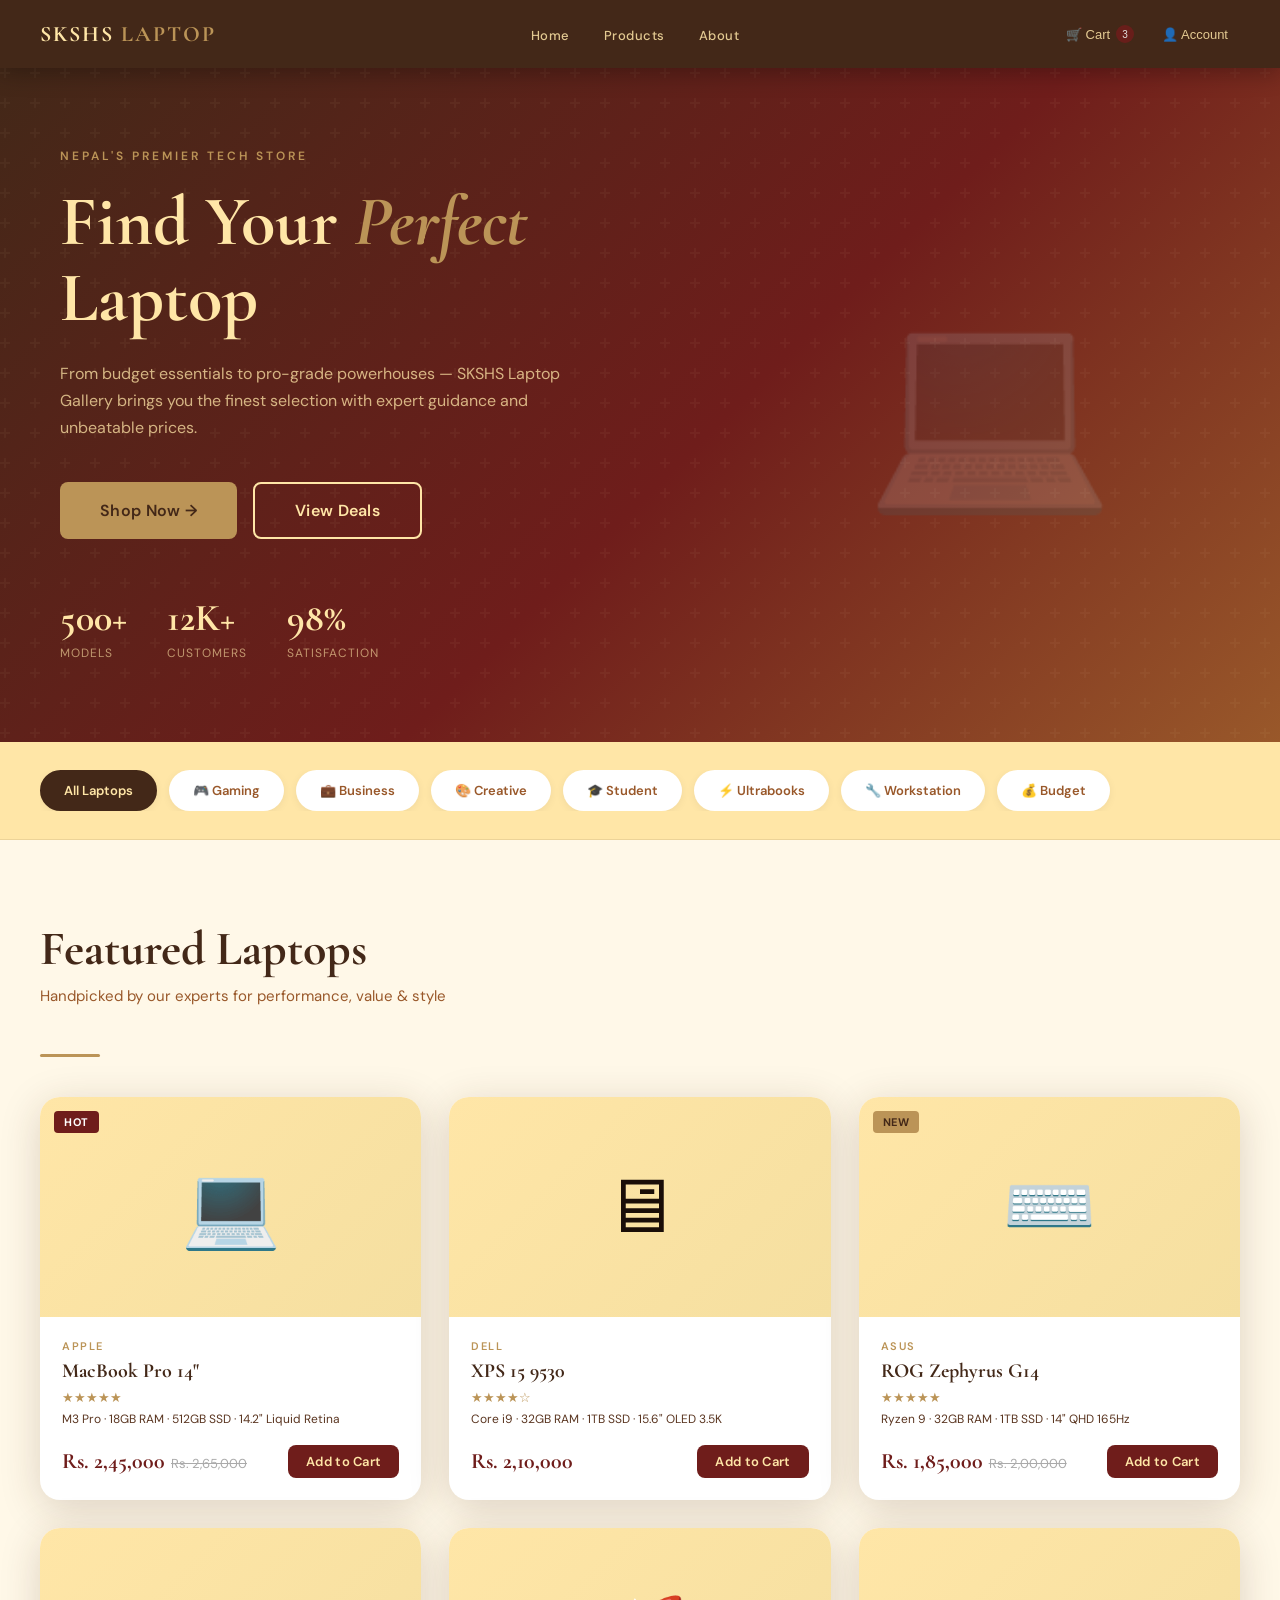
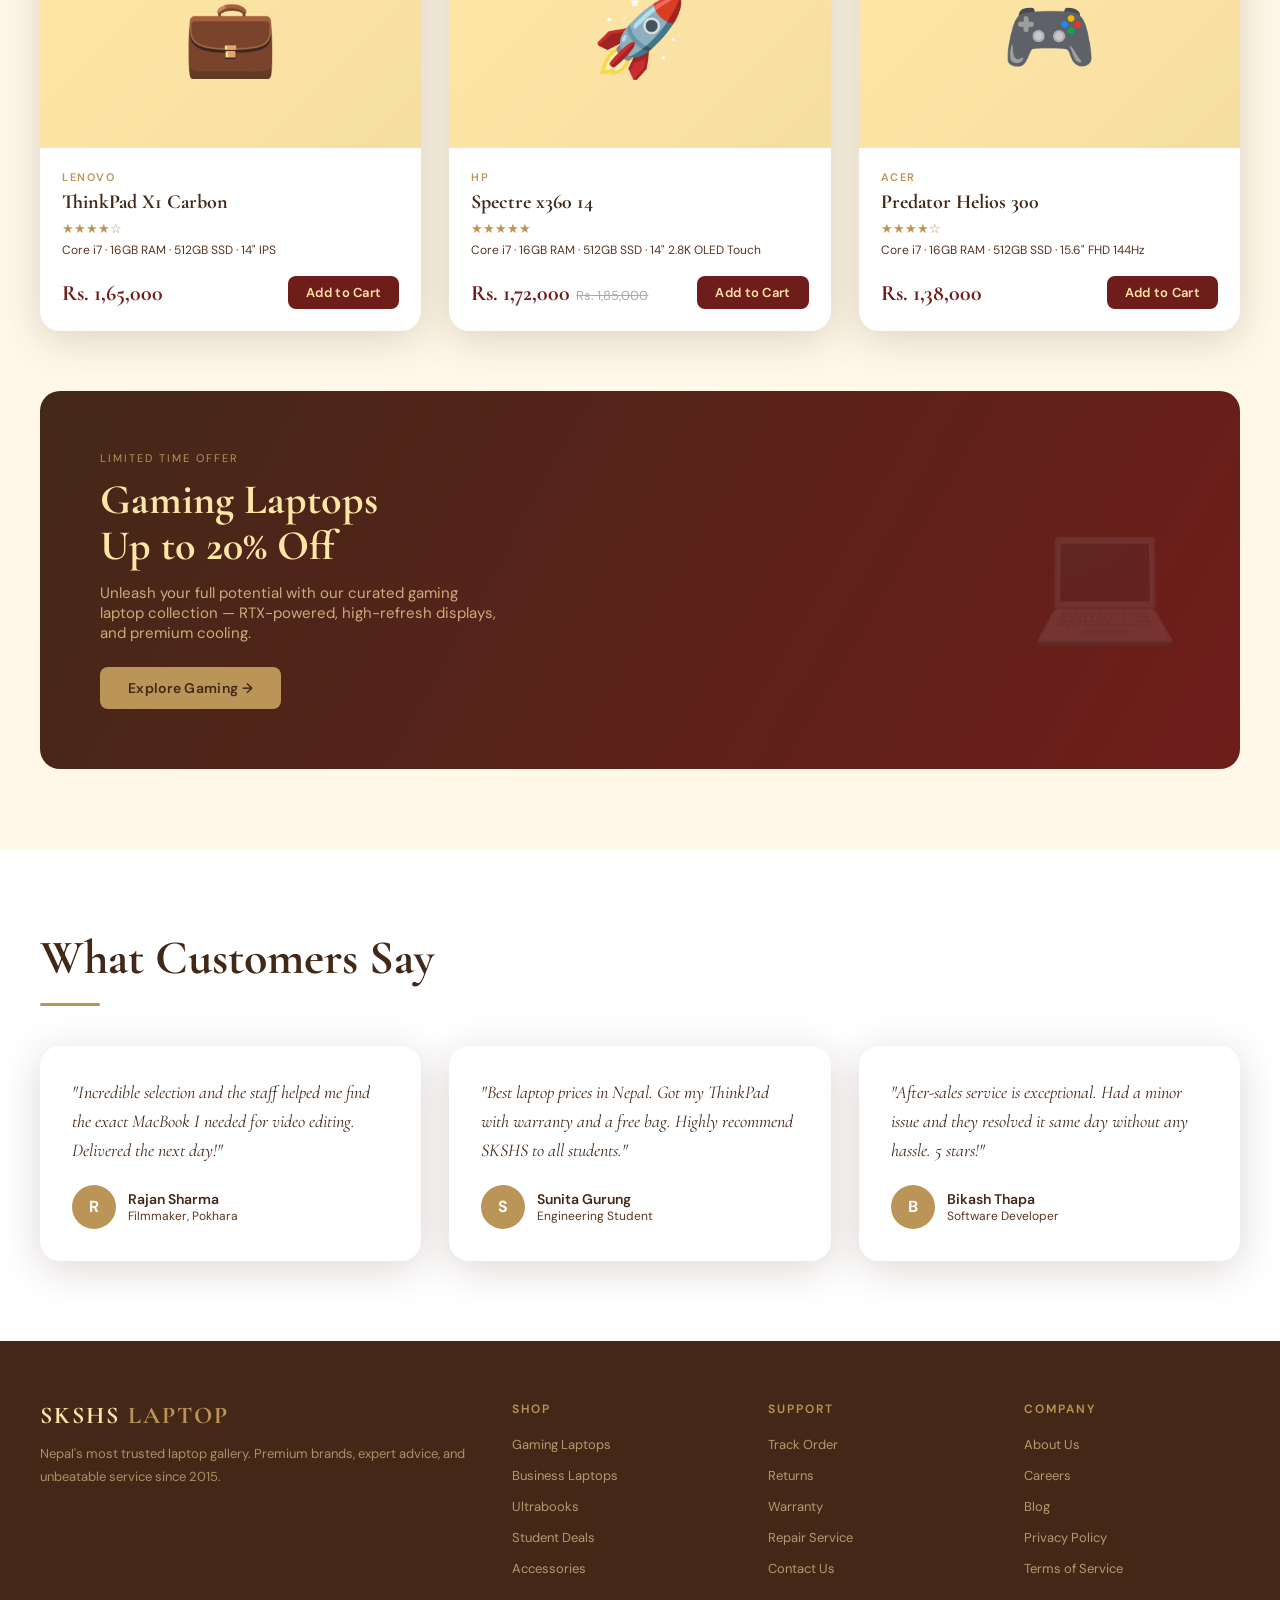
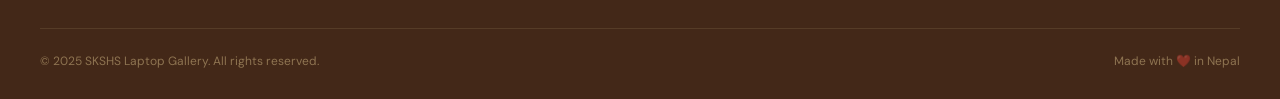
<file: src/main/webapp/WEB-INF/views/pages/test.html>
<!DOCTYPE html>
<html lang="en">
<head>
<meta charset="UTF-8" />
<meta name="viewport" content="width=device-width, initial-scale=1.0" />
<title>SKSHS Laptop Gallery</title>
<link href="https://fonts.googleapis.com/css2?family=Cormorant+Garamond:ital,wght@0,300;0,400;0,600;0,700;1,300;1,400&family=DM+Sans:wght@300;400;500;600&family=Playfair+Display:ital,wght@0,700;1,500&display=swap" rel="stylesheet" />
<style>
  :root {
    --crimson:   #6f1d1b;
    --gold:      #bb9457;
    --espresso:  #432818;
    --sienna:    #99582a;
    --cream:     #ffe6a7;
    --cream-light: #fff8e8;
    --dark-bg:   #1a0e08;
    --text-dark: #1a0e08;
    --text-mid:  #5a3520;
    --white:     #ffffff;
    --shadow:    0 8px 40px rgba(67,40,24,0.18);
    --shadow-lg: 0 20px 60px rgba(67,40,24,0.25);
    --radius:    12px;
    --radius-lg: 20px;
  }

  *, *::before, *::after { box-sizing: border-box; margin: 0; padding: 0; }

  body {
    font-family: 'DM Sans', sans-serif;
    background: var(--cream-light);
    color: var(--text-dark);
    min-height: 100vh;
    overflow-x: hidden;
  }

  /* ─── PAGE SYSTEM ─── */
  .page { display: none; min-height: 100vh; }
  .page.active { display: block; }

  /* ─── NAV ─── */
  nav {
    background: var(--espresso);
    padding: 0 40px;
    display: flex;
    align-items: center;
    justify-content: space-between;
    height: 68px;
    position: sticky;
    top: 0;
    z-index: 1000;
    box-shadow: 0 4px 24px rgba(0,0,0,0.3);
  }
  .nav-logo {
    font-family: 'Cormorant Garamond', serif;
    font-size: 22px;
    font-weight: 700;
    color: var(--cream);
    letter-spacing: 2px;
    cursor: pointer;
  }
  .nav-logo span { color: var(--gold); }
  .nav-links {
    display: flex;
    gap: 6px;
    align-items: center;
    list-style: none;
  }
  .nav-links a {
    color: var(--cream);
    text-decoration: none;
    font-size: 13px;
    font-weight: 500;
    letter-spacing: 0.5px;
    padding: 8px 14px;
    border-radius: 6px;
    transition: all 0.2s;
    opacity: 0.85;
  }
  .nav-links a:hover, .nav-links a.active { background: rgba(255,230,167,0.12); opacity: 1; color: var(--cream); }
  .nav-icons { display: flex; gap: 4px; align-items: center; }
  .nav-icon-btn {
    background: none; border: none; cursor: pointer;
    color: var(--cream); padding: 8px 12px; border-radius: 6px;
    font-size: 13px; display: flex; align-items: center; gap: 6px;
    transition: background 0.2s; opacity: 0.85;
  }
  .nav-icon-btn:hover { background: rgba(255,230,167,0.12); opacity: 1; }
  .badge {
    background: var(--crimson); color: white;
    border-radius: 50%; width: 18px; height: 18px;
    font-size: 10px; display: flex; align-items: center; justify-content: center;
  }

  /* ─── BUTTONS ─── */
  .btn {
    display: inline-flex; align-items: center; justify-content: center; gap: 8px;
    padding: 12px 28px; border-radius: 8px; font-family: 'DM Sans', sans-serif;
    font-size: 14px; font-weight: 600; cursor: pointer; transition: all 0.25s;
    text-decoration: none; border: none; letter-spacing: 0.3px;
  }
  .btn-primary { background: var(--crimson); color: var(--cream); }
  .btn-primary:hover { background: #5a1715; transform: translateY(-1px); box-shadow: var(--shadow); }
  .btn-gold { background: var(--gold); color: var(--espresso); }
  .btn-gold:hover { background: #c9a060; transform: translateY(-1px); box-shadow: var(--shadow); }
  .btn-outline { background: transparent; border: 2px solid var(--espresso); color: var(--espresso); }
  .btn-outline:hover { background: var(--espresso); color: var(--cream); }
  .btn-outline-light { background: transparent; border: 2px solid var(--cream); color: var(--cream); }
  .btn-outline-light:hover { background: var(--cream); color: var(--espresso); }
  .btn-sm { padding: 8px 18px; font-size: 13px; }
  .btn-lg { padding: 16px 40px; font-size: 16px; }

  /* ─── SECTION UTILS ─── */
  .section { padding: 80px 40px; }
  .section-sm { padding: 50px 40px; }
  .container { max-width: 1200px; margin: 0 auto; }
  .section-title {
    font-family: 'Cormorant Garamond', serif;
    font-size: clamp(30px, 4vw, 48px);
    font-weight: 700;
    color: var(--espresso);
    margin-bottom: 8px;
  }
  .section-subtitle { color: var(--sienna); font-size: 15px; margin-bottom: 48px; }
  .divider { width: 60px; height: 3px; background: var(--gold); margin: 16px 0 40px; border-radius: 2px; }

  /* ─── CARDS ─── */
  .card {
    background: white; border-radius: var(--radius-lg);
    box-shadow: var(--shadow); overflow: hidden; transition: all 0.3s;
  }
  .card:hover { transform: translateY(-4px); box-shadow: var(--shadow-lg); }

  /* ─── GRID ─── */
  .grid-3 { display: grid; grid-template-columns: repeat(3,1fr); gap: 28px; }
  .grid-4 { display: grid; grid-template-columns: repeat(4,1fr); gap: 24px; }
  .grid-2 { display: grid; grid-template-columns: repeat(2,1fr); gap: 28px; }

  /* ─── TAG ─── */
  .tag {
    display: inline-block; padding: 4px 12px; border-radius: 20px;
    font-size: 12px; font-weight: 600; letter-spacing: 0.5px;
  }
  .tag-gold { background: rgba(187,148,87,0.15); color: var(--sienna); }
  .tag-red { background: rgba(111,29,27,0.1); color: var(--crimson); }
  .tag-green { background: rgba(34,139,34,0.1); color: #228b22; }

  /* ══════════════════════════════════════
     PAGE 1 — HOMEPAGE
  ══════════════════════════════════════ */
  #hero {
    background: linear-gradient(135deg, var(--espresso) 0%, var(--crimson) 55%, var(--sienna) 100%);
    min-height: 600px;
    display: flex; align-items: center;
    position: relative; overflow: hidden;
  }
  #hero::before {
    content: '';
    position: absolute; inset: 0;
    background: url("data:image/svg+xml,%3Csvg width='60' height='60' viewBox='0 0 60 60' xmlns='http://www.w3.org/2000/svg'%3E%3Cg fill='none' fill-rule='evenodd'%3E%3Cg fill='%23ffe6a7' fill-opacity='0.04'%3E%3Cpath d='M36 34v-4h-2v4h-4v2h4v4h2v-4h4v-2h-4zm0-30V0h-2v4h-4v2h4v4h2V6h4V4h-4zM6 34v-4H4v4H0v2h4v4h2v-4h4v-2H6zM6 4V0H4v4H0v2h4v4h2V6h4V4H6z'/%3E%3C/g%3E%3C/g%3E%3C/svg%3E");
  }
  .hero-content { position: relative; z-index: 1; padding: 80px 60px; max-width: 620px; }
  .hero-eyebrow {
    font-size: 12px; letter-spacing: 3px; text-transform: uppercase;
    color: var(--gold); font-weight: 600; margin-bottom: 20px;
  }
  .hero-title {
    font-family: 'Cormorant Garamond', serif;
    font-size: clamp(42px, 5.5vw, 72px);
    font-weight: 700; color: var(--cream); line-height: 1.08;
    margin-bottom: 24px;
  }
  .hero-title em { font-style: italic; color: var(--gold); }
  .hero-desc { color: rgba(255,230,167,0.75); font-size: 16px; line-height: 1.7; margin-bottom: 40px; }
  .hero-btns { display: flex; gap: 16px; flex-wrap: wrap; }
  .hero-laptop-visual {
    position: absolute; right: 80px; top: 50%; transform: translateY(-50%);
    width: 420px; opacity: 0.15;
    font-size: 200px; line-height: 1; text-align: center;
  }
  .hero-stats { display: flex; gap: 40px; margin-top: 56px; flex-wrap: wrap; }
  .stat-num {
    font-family: 'Cormorant Garamond', serif;
    font-size: 38px; font-weight: 700; color: var(--cream);
    display: block;
  }
  .stat-label { font-size: 12px; color: rgba(255,230,167,0.6); letter-spacing: 1px; text-transform: uppercase; }

  /* Category strip */
  .cat-strip { background: var(--cream); padding: 28px 40px; border-bottom: 1px solid rgba(67,40,24,0.1); }
  .cat-strip-inner { display: flex; gap: 12px; overflow-x: auto; max-width: 1200px; margin: 0 auto; }
  .cat-chip {
    flex-shrink: 0; padding: 10px 22px; border-radius: 30px; cursor: pointer;
    font-size: 13px; font-weight: 600; transition: all 0.2s;
    border: 2px solid transparent;
    background: white; color: var(--sienna);
    box-shadow: 0 2px 8px rgba(0,0,0,0.06);
  }
  .cat-chip:hover, .cat-chip.active {
    background: var(--espresso); color: var(--cream); border-color: var(--espresso);
  }

  /* Product card (homepage) */
  .prod-img-wrap {
    background: linear-gradient(135deg, var(--cream) 0%, #f5dfa0 100%);
    height: 220px; display: flex; align-items: center; justify-content: center;
    font-size: 80px; position: relative; overflow: hidden;
  }
  .prod-badge {
    position: absolute; top: 14px; left: 14px;
    background: var(--crimson); color: white;
    font-size: 11px; font-weight: 700; padding: 4px 10px; border-radius: 4px; letter-spacing: 0.5px;
  }
  .prod-body { padding: 22px; }
  .prod-brand { font-size: 11px; letter-spacing: 1.5px; text-transform: uppercase; color: var(--gold); font-weight: 600; }
  .prod-name { font-family: 'Cormorant Garamond', serif; font-size: 20px; font-weight: 700; color: var(--espresso); margin: 6px 0; }
  .prod-spec { font-size: 12px; color: var(--text-mid); margin-bottom: 14px; line-height: 1.6; }
  .prod-foot { display: flex; align-items: center; justify-content: space-between; margin-top: 16px; }
  .prod-price { font-size: 22px; font-weight: 700; color: var(--crimson); font-family: 'Cormorant Garamond', serif; }
  .prod-price-old { font-size: 13px; color: #aaa; text-decoration: line-through; margin-left: 6px; }
  .star-row { color: var(--gold); font-size: 13px; margin-bottom: 4px; }

  /* Featured banner */
  .featured-banner {
    background: linear-gradient(120deg, var(--espresso), var(--crimson));
    border-radius: var(--radius-lg);
    padding: 60px 60px;
    display: flex; align-items: center; justify-content: space-between;
    gap: 40px; color: white; margin-top: 60px; position: relative; overflow: hidden;
  }
  .featured-banner::after {
    content: '💻';
    position: absolute; right: 60px; top: 50%; transform: translateY(-50%);
    font-size: 120px; opacity: 0.1;
  }
  .banner-tag { font-size: 11px; letter-spacing: 2px; text-transform: uppercase; color: var(--gold); margin-bottom: 12px; }
  .banner-title { font-family: 'Cormorant Garamond', serif; font-size: 42px; font-weight: 700; line-height: 1.1; color: var(--cream); }
  .banner-desc { margin-top: 14px; color: rgba(255,230,167,0.7); font-size: 15px; max-width: 400px; }

  /* Testimonials */
  .testimonial-card { background: white; border-radius: var(--radius-lg); padding: 32px; box-shadow: var(--shadow); }
  .testi-text { font-family: 'Cormorant Garamond', serif; font-size: 18px; font-style: italic; color: var(--espresso); line-height: 1.6; }
  .testi-author { margin-top: 20px; display: flex; align-items: center; gap: 12px; }
  .testi-avatar { width: 44px; height: 44px; border-radius: 50%; background: var(--gold); display: flex; align-items: center; justify-content: center; color: white; font-weight: 700; font-size: 16px; }
  .testi-name { font-weight: 600; font-size: 14px; color: var(--espresso); }
  .testi-role { font-size: 12px; color: var(--text-mid); }

  /* Footer */
  footer {
    background: var(--espresso);
    color: var(--cream);
    padding: 60px 40px 30px;
  }
  .footer-grid { display: grid; grid-template-columns: 2fr 1fr 1fr 1fr; gap: 40px; max-width: 1200px; margin: 0 auto 40px; }
  .footer-logo { font-family: 'Cormorant Garamond', serif; font-size: 24px; font-weight: 700; letter-spacing: 2px; margin-bottom: 12px; }
  .footer-logo span { color: var(--gold); }
  .footer-desc { color: rgba(255,230,167,0.55); font-size: 13px; line-height: 1.8; }
  .footer-col h5 { font-size: 12px; letter-spacing: 2px; text-transform: uppercase; color: var(--gold); margin-bottom: 16px; font-weight: 600; }
  .footer-col ul { list-style: none; }
  .footer-col ul li { margin-bottom: 10px; }
  .footer-col ul li a { color: rgba(255,230,167,0.6); text-decoration: none; font-size: 13px; transition: color 0.2s; }
  .footer-col ul li a:hover { color: var(--cream); }
  .footer-bottom { border-top: 1px solid rgba(255,230,167,0.1); padding-top: 24px; display: flex; justify-content: space-between; align-items: center; max-width: 1200px; margin: 0 auto; }
  .footer-copy { font-size: 12px; color: rgba(255,230,167,0.4); }

  /* ══════════════════════════════════════
     PAGE 2 — PRODUCT PAGE
  ══════════════════════════════════════ */
  .breadcrumb { display: flex; gap: 8px; align-items: center; font-size: 13px; color: var(--text-mid); margin-bottom: 32px; }
  .breadcrumb a { color: var(--sienna); text-decoration: none; }
  .breadcrumb span { color: #bbb; }
  .product-detail-grid { display: grid; grid-template-columns: 1fr 1fr; gap: 60px; align-items: start; }
  .product-gallery-main {
    background: linear-gradient(135deg, var(--cream) 0%, #f0d898 100%);
    border-radius: var(--radius-lg); height: 420px;
    display: flex; align-items: center; justify-content: center; font-size: 140px;
    position: relative;
  }
  .product-thumbs { display: flex; gap: 12px; margin-top: 14px; }
  .product-thumb {
    width: 72px; height: 72px; border-radius: 10px;
    background: linear-gradient(135deg, var(--cream), #e8d090);
    display: flex; align-items: center; justify-content: center; font-size: 30px;
    cursor: pointer; border: 2px solid transparent; transition: all 0.2s;
  }
  .product-thumb.active, .product-thumb:hover { border-color: var(--gold); }
  .product-info h1 { font-family: 'Cormorant Garamond', serif; font-size: 38px; font-weight: 700; color: var(--espresso); line-height: 1.2; }
  .product-rating { display: flex; align-items: center; gap: 8px; margin: 14px 0; }
  .product-price-block { display: flex; align-items: baseline; gap: 12px; margin: 20px 0; }
  .product-price-main { font-family: 'Cormorant Garamond', serif; font-size: 44px; font-weight: 700; color: var(--crimson); }
  .product-price-orig { font-size: 18px; text-decoration: line-through; color: #bbb; }
  .product-discount { background: var(--crimson); color: white; font-size: 13px; font-weight: 700; padding: 4px 10px; border-radius: 6px; }
  .spec-grid { display: grid; grid-template-columns: 1fr 1fr; gap: 10px; margin: 24px 0; }
  .spec-item { background: var(--cream-light); border-radius: 8px; padding: 12px 16px; }
  .spec-key { font-size: 11px; text-transform: uppercase; letter-spacing: 1px; color: var(--gold); font-weight: 600; }
  .spec-val { font-size: 14px; font-weight: 600; color: var(--espresso); margin-top: 2px; }
  .qty-selector { display: flex; align-items: center; gap: 0; border: 2px solid var(--espresso); border-radius: 8px; overflow: hidden; width: fit-content; }
  .qty-btn { width: 40px; height: 40px; background: var(--espresso); color: var(--cream); border: none; cursor: pointer; font-size: 18px; display: flex; align-items: center; justify-content: center; transition: background 0.2s; }
  .qty-btn:hover { background: var(--crimson); }
  .qty-num { width: 50px; text-align: center; font-weight: 700; font-size: 16px; color: var(--espresso); }
  .product-actions { display: flex; gap: 12px; margin-top: 24px; flex-wrap: wrap; }
  .tabs { display: flex; gap: 0; border-bottom: 2px solid rgba(67,40,24,0.1); margin: 60px 0 32px; }
  .tab-btn {
    padding: 14px 28px; border: none; background: none; cursor: pointer;
    font-size: 14px; font-weight: 600; color: var(--text-mid);
    border-bottom: 3px solid transparent; margin-bottom: -2px; transition: all 0.2s;
  }
  .tab-btn.active { color: var(--crimson); border-bottom-color: var(--crimson); }
  .tab-content { display: none; }
  .tab-content.active { display: block; }
  .spec-table { width: 100%; border-collapse: collapse; }
  .spec-table tr { border-bottom: 1px solid rgba(67,40,24,0.08); }
  .spec-table td { padding: 14px 16px; font-size: 14px; }
  .spec-table td:first-child { color: var(--text-mid); font-weight: 500; width: 40%; }
  .spec-table td:last-child { font-weight: 600; color: var(--espresso); }

  /* ══════════════════════════════════════
     PAGE 3 — CART
  ══════════════════════════════════════ */
  .cart-layout { display: grid; grid-template-columns: 1fr 380px; gap: 40px; align-items: start; }
  .cart-item {
    background: white; border-radius: var(--radius); padding: 24px;
    display: flex; gap: 24px; align-items: center;
    margin-bottom: 16px; box-shadow: 0 2px 12px rgba(0,0,0,0.06);
  }
  .cart-item-img {
    width: 100px; height: 80px; border-radius: 10px;
    background: linear-gradient(135deg, var(--cream), #e8d090);
    display: flex; align-items: center; justify-content: center; font-size: 40px; flex-shrink: 0;
  }
  .cart-item-info { flex: 1; }
  .cart-item-name { font-family: 'Cormorant Garamond', serif; font-size: 20px; font-weight: 700; color: var(--espresso); }
  .cart-item-spec { font-size: 12px; color: var(--text-mid); margin: 4px 0 12px; }
  .cart-item-price { font-size: 20px; font-weight: 700; color: var(--crimson); font-family: 'Cormorant Garamond', serif; text-align: right; }
  .remove-btn { background: none; border: none; color: #ccc; cursor: pointer; font-size: 18px; padding: 4px; transition: color 0.2s; }
  .remove-btn:hover { color: var(--crimson); }
  .order-summary { background: white; border-radius: var(--radius-lg); padding: 32px; box-shadow: var(--shadow); }
  .summary-row { display: flex; justify-content: space-between; padding: 12px 0; font-size: 14px; border-bottom: 1px solid rgba(0,0,0,0.06); }
  .summary-row.total { font-weight: 700; font-size: 18px; color: var(--crimson); border-bottom: none; padding-top: 16px; }
  .coupon-row { display: flex; gap: 10px; margin: 20px 0; }
  .input-field {
    flex: 1; padding: 12px 16px; border: 2px solid rgba(67,40,24,0.12);
    border-radius: 8px; font-family: 'DM Sans'; font-size: 14px; outline: none;
    transition: border-color 0.2s; color: var(--espresso);
  }
  .input-field:focus { border-color: var(--gold); }

  /* ══════════════════════════════════════
     PAGE 4 — PAYMENT
  ══════════════════════════════════════ */
  .payment-layout { display: grid; grid-template-columns: 1fr 360px; gap: 40px; align-items: start; }
  .payment-card { background: white; border-radius: var(--radius-lg); padding: 36px; box-shadow: var(--shadow); margin-bottom: 24px; }
  .payment-card h3 { font-family: 'Cormorant Garamond', serif; font-size: 22px; font-weight: 700; color: var(--espresso); margin-bottom: 24px; display: flex; align-items: center; gap: 10px; }
  .step-circle {
    width: 30px; height: 30px; border-radius: 50%; background: var(--crimson);
    color: white; display: flex; align-items: center; justify-content: center;
    font-size: 13px; font-weight: 700; flex-shrink: 0;
  }
  .form-row { display: grid; grid-template-columns: 1fr 1fr; gap: 16px; }
  .form-group { margin-bottom: 18px; }
  .form-label { display: block; font-size: 12px; font-weight: 600; color: var(--text-mid); margin-bottom: 6px; letter-spacing: 0.5px; text-transform: uppercase; }
  .payment-method-grid { display: grid; grid-template-columns: repeat(3,1fr); gap: 12px; margin-bottom: 20px; }
  .pm-option {
    border: 2px solid rgba(67,40,24,0.12); border-radius: 10px; padding: 16px;
    text-align: center; cursor: pointer; transition: all 0.2s;
    font-size: 13px; font-weight: 600; color: var(--text-mid);
  }
  .pm-option.selected { border-color: var(--crimson); background: rgba(111,29,27,0.05); color: var(--crimson); }
  .pm-option:hover { border-color: var(--gold); }
  .pm-icon { font-size: 28px; display: block; margin-bottom: 6px; }
  .credit-card-visual {
    background: linear-gradient(135deg, var(--espresso), var(--crimson));
    border-radius: 16px; padding: 28px; color: var(--cream); margin-bottom: 24px;
    position: relative; overflow: hidden; min-height: 170px;
  }
  .credit-card-visual::after {
    content: ''; position: absolute; right: -30px; top: -30px;
    width: 160px; height: 160px; border-radius: 50%;
    background: rgba(255,230,167,0.08);
  }
  .card-chip { font-size: 28px; margin-bottom: 20px; }
  .card-number { font-family: 'Cormorant Garamond', serif; font-size: 22px; letter-spacing: 4px; margin-bottom: 16px; }
  .card-bottom { display: flex; justify-content: space-between; font-size: 12px; opacity: 0.7; }

  /* ══════════════════════════════════════
     PAGE 5 — USER DASHBOARD
  ══════════════════════════════════════ */
  .dashboard-layout { display: grid; grid-template-columns: 240px 1fr; gap: 0; min-height: calc(100vh - 68px); }
  .sidebar {
    background: var(--espresso);
    padding: 32px 0;
    position: sticky; top: 68px; height: calc(100vh - 68px); overflow-y: auto;
  }
  .sidebar-profile { padding: 0 24px 28px; border-bottom: 1px solid rgba(255,230,167,0.1); margin-bottom: 12px; }
  .sidebar-avatar {
    width: 52px; height: 52px; border-radius: 50%;
    background: linear-gradient(135deg, var(--gold), var(--sienna));
    display: flex; align-items: center; justify-content: center;
    color: white; font-size: 20px; font-weight: 700; margin-bottom: 10px;
  }
  .sidebar-name { font-weight: 600; color: var(--cream); font-size: 14px; }
  .sidebar-email { font-size: 11px; color: rgba(255,230,167,0.5); }
  .sidebar-nav { list-style: none; padding: 0 12px; }
  .sidebar-nav li a, .sidebar-nav li button {
    display: flex; align-items: center; gap: 12px;
    padding: 12px 16px; border-radius: 8px; color: rgba(255,230,167,0.65);
    text-decoration: none; font-size: 13px; font-weight: 500; width: 100%;
    background: none; border: none; cursor: pointer; transition: all 0.2s;
  }
  .sidebar-nav li a:hover, .sidebar-nav li button:hover,
  .sidebar-nav li a.active, .sidebar-nav li button.active {
    background: rgba(255,230,167,0.1); color: var(--cream);
  }
  .sidebar-nav li a.active { color: var(--cream); }
  .sidebar-section-label { font-size: 10px; letter-spacing: 2px; text-transform: uppercase; color: rgba(255,230,167,0.3); padding: 16px 28px 8px; font-weight: 600; }
  .dash-content { padding: 40px; background: var(--cream-light); }
  .dash-greeting { font-family: 'Cormorant Garamond', serif; font-size: 32px; font-weight: 700; color: var(--espresso); margin-bottom: 6px; }
  .dash-sub { color: var(--text-mid); font-size: 14px; margin-bottom: 36px; }
  .stat-cards { display: grid; grid-template-columns: repeat(4,1fr); gap: 20px; margin-bottom: 40px; }
  .stat-card { background: white; border-radius: var(--radius); padding: 24px; box-shadow: 0 2px 12px rgba(0,0,0,0.06); }
  .stat-card-icon { width: 44px; height: 44px; border-radius: 10px; display: flex; align-items: center; justify-content: center; font-size: 20px; margin-bottom: 14px; }
  .icon-red { background: rgba(111,29,27,0.1); }
  .icon-gold { background: rgba(187,148,87,0.15); }
  .icon-brown { background: rgba(67,40,24,0.1); }
  .icon-sienna { background: rgba(153,88,42,0.12); }
  .stat-card-num { font-family: 'Cormorant Garamond', serif; font-size: 32px; font-weight: 700; color: var(--espresso); }
  .stat-card-label { font-size: 12px; color: var(--text-mid); margin-top: 4px; }
  .order-table { width: 100%; border-collapse: collapse; }
  .order-table th { text-align: left; padding: 12px 16px; font-size: 11px; letter-spacing: 1px; text-transform: uppercase; color: var(--text-mid); font-weight: 600; border-bottom: 2px solid rgba(67,40,24,0.08); }
  .order-table td { padding: 16px; font-size: 13px; color: var(--espresso); border-bottom: 1px solid rgba(67,40,24,0.06); }
  .order-table tr:hover td { background: rgba(255,230,167,0.15); }
  .status-pill { padding: 4px 12px; border-radius: 20px; font-size: 11px; font-weight: 700; letter-spacing: 0.5px; }
  .status-delivered { background: rgba(34,139,34,0.1); color: #228b22; }
  .status-processing { background: rgba(187,148,87,0.15); color: var(--sienna); }
  .status-shipped { background: rgba(111,29,27,0.1); color: var(--crimson); }

  /* ══════════════════════════════════════
     PAGE 6 — USER PROFILE
  ══════════════════════════════════════ */
  .profile-header {
    background: linear-gradient(120deg, var(--espresso), var(--crimson));
    padding: 60px 40px 80px; color: var(--cream); position: relative; overflow: hidden;
  }
  .profile-header::after { content: ''; position: absolute; bottom: -40px; left: 0; right: 0; height: 80px; background: var(--cream-light); border-radius: 50% 50% 0 0 / 80px 80px 0 0; }
  .profile-avatar-lg {
    width: 100px; height: 100px; border-radius: 50%;
    background: linear-gradient(135deg, var(--gold), var(--sienna));
    display: flex; align-items: center; justify-content: center;
    color: white; font-size: 36px; font-weight: 700; margin: 0 auto 16px;
    border: 4px solid rgba(255,230,167,0.3);
  }
  .profile-name-lg { font-family: 'Cormorant Garamond', serif; font-size: 32px; font-weight: 700; text-align: center; }
  .profile-role { text-align: center; color: var(--gold); font-size: 13px; letter-spacing: 1px; margin-top: 6px; }
  .profile-body { padding: 60px 40px 40px; max-width: 900px; margin: 0 auto; }
  .profile-section { background: white; border-radius: var(--radius-lg); padding: 32px; box-shadow: var(--shadow); margin-bottom: 24px; }
  .profile-section h3 { font-family: 'Cormorant Garamond', serif; font-size: 22px; font-weight: 700; color: var(--espresso); margin-bottom: 24px; }
  .profile-info-grid { display: grid; grid-template-columns: 1fr 1fr; gap: 20px; }
  .profile-field { }
  .profile-field label { font-size: 11px; letter-spacing: 1px; text-transform: uppercase; color: var(--gold); font-weight: 600; display: block; margin-bottom: 6px; }
  .profile-field p { font-size: 15px; color: var(--espresso); font-weight: 500; }

  /* ══════════════════════════════════════
     PAGE 7 — ADMIN DASHBOARD
  ══════════════════════════════════════ */
  .admin-sidebar { background: #1a0e08; }
  .admin-stat-card { background: white; }
  .admin-chart-bar {
    height: 8px; border-radius: 4px; background: var(--gold); margin: 4px 0;
    transition: width 0.6s ease;
  }
  .revenue-row { display: flex; align-items: center; gap: 12px; padding: 12px 0; border-bottom: 1px solid rgba(0,0,0,0.06); }
  .revenue-month { width: 40px; font-size: 12px; color: var(--text-mid); font-weight: 600; }
  .revenue-bar-wrap { flex: 1; height: 8px; background: rgba(67,40,24,0.08); border-radius: 4px; }
  .revenue-bar { height: 100%; border-radius: 4px; background: linear-gradient(90deg, var(--crimson), var(--gold)); }
  .revenue-amount { font-size: 13px; font-weight: 700; color: var(--espresso); width: 70px; text-align: right; }
  .top-products-row { display: flex; align-items: center; gap: 14px; padding: 14px 0; border-bottom: 1px solid rgba(0,0,0,0.06); }
  .top-prod-img { width: 48px; height: 40px; border-radius: 8px; background: linear-gradient(135deg, var(--cream), #e8d090); display: flex; align-items: center; justify-content: center; font-size: 22px; }
  .top-prod-name { font-size: 14px; font-weight: 600; color: var(--espresso); }
  .top-prod-sales { font-size: 12px; color: var(--text-mid); }
  .top-prod-revenue { font-size: 15px; font-weight: 700; color: var(--crimson); margin-left: auto; }
  .admin-action-card {
    background: linear-gradient(135deg, var(--espresso), var(--crimson));
    border-radius: var(--radius); padding: 24px; color: var(--cream);
    cursor: pointer; transition: transform 0.2s; text-align: center;
  }
  .admin-action-card:hover { transform: translateY(-2px); }
  .admin-action-icon { font-size: 36px; margin-bottom: 10px; }
  .admin-action-label { font-size: 13px; font-weight: 600; }

  /* ══════════════════════════════════════
     PAGE 8 — ADMIN PROFILE
  ══════════════════════════════════════ */
  .admin-badge-row { display: flex; gap: 10px; margin-top: 12px; flex-wrap: wrap; }
  .admin-badge {
    background: rgba(255,230,167,0.12); color: var(--cream);
    padding: 4px 12px; border-radius: 20px; font-size: 11px; font-weight: 600; letter-spacing: 0.5px;
    border: 1px solid rgba(255,230,167,0.2);
  }
  .perm-item { display: flex; align-items: center; gap: 10px; padding: 12px 0; border-bottom: 1px solid rgba(67,40,24,0.08); font-size: 14px; color: var(--espresso); }
  .perm-icon { width: 32px; height: 32px; border-radius: 6px; background: rgba(34,139,34,0.1); display: flex; align-items: center; justify-content: center; font-size: 16px; }

  /* ══════════════════════════════════════
     PAGE 9 — ABOUT US
  ══════════════════════════════════════ */
  .about-hero {
    background: linear-gradient(135deg, var(--espresso) 0%, var(--sienna) 60%, var(--crimson) 100%);
    padding: 100px 40px; text-align: center; color: var(--cream); position: relative; overflow: hidden;
  }
  .about-hero::before { content: ''; position: absolute; inset: 0; background: url("data:image/svg+xml,%3Csvg width='60' height='60' viewBox='0 0 60 60' xmlns='http://www.w3.org/2000/svg'%3E%3Cg fill='none' fill-rule='evenodd'%3E%3Cg fill='%23ffe6a7' fill-opacity='0.04'%3E%3Cpath d='M36 34v-4h-2v4h-4v2h4v4h2v-4h4v-2h-4z'/%3E%3C/g%3E%3C/g%3E%3C/svg%3E"); }
  .about-hero h1 { font-family: 'Cormorant Garamond', serif; font-size: 56px; font-weight: 700; margin-bottom: 20px; position: relative; }
  .about-hero p { font-size: 17px; color: rgba(255,230,167,0.75); max-width: 600px; margin: 0 auto; line-height: 1.7; position: relative; }
  .timeline { position: relative; padding: 0; list-style: none; max-width: 700px; margin: 0 auto; }
  .timeline::before { content: ''; position: absolute; left: 24px; top: 0; bottom: 0; width: 2px; background: linear-gradient(180deg, var(--gold), var(--sienna)); }
  .timeline-item { display: flex; gap: 24px; margin-bottom: 40px; }
  .timeline-dot { width: 50px; height: 50px; border-radius: 50%; background: var(--espresso); display: flex; align-items: center; justify-content: center; color: var(--gold); font-size: 20px; flex-shrink: 0; border: 3px solid var(--gold); position: relative; z-index: 1; }
  .timeline-content { padding-top: 8px; }
  .timeline-year { font-size: 12px; font-weight: 700; color: var(--gold); letter-spacing: 1px; text-transform: uppercase; }
  .timeline-title { font-family: 'Cormorant Garamond', serif; font-size: 22px; font-weight: 700; color: var(--espresso); margin: 4px 0 8px; }
  .timeline-desc { font-size: 14px; color: var(--text-mid); line-height: 1.7; }
  .team-card { text-align: center; }
  .team-card .card-body { padding: 28px 24px; }
  .team-avatar { width: 80px; height: 80px; border-radius: 50%; margin: 0 auto 16px; background: linear-gradient(135deg, var(--gold), var(--sienna)); display: flex; align-items: center; justify-content: center; color: white; font-size: 28px; font-weight: 700; }
  .team-name { font-family: 'Cormorant Garamond', serif; font-size: 20px; font-weight: 700; color: var(--espresso); }
  .team-role { font-size: 12px; color: var(--gold); font-weight: 600; letter-spacing: 1px; text-transform: uppercase; margin: 6px 0 12px; }
  .team-bio { font-size: 13px; color: var(--text-mid); line-height: 1.6; }
  .value-card { background: white; border-radius: var(--radius-lg); padding: 36px; box-shadow: var(--shadow); }
  .value-icon { font-size: 48px; margin-bottom: 20px; }
  .value-title { font-family: 'Cormorant Garamond', serif; font-size: 24px; font-weight: 700; color: var(--espresso); margin-bottom: 12px; }
  .value-desc { font-size: 14px; color: var(--text-mid); line-height: 1.8; }

  /* ─── UTILITY ─── */
  .text-center { text-align: center; }
  .mt-40 { margin-top: 40px; }
  .mb-20 { margin-bottom: 20px; }
  .white-card { background: white; border-radius: var(--radius-lg); padding: 32px; box-shadow: var(--shadow); }
</style>
</head>
<body>

<!-- ─── NAVIGATION ─── -->
<nav>
  <div class="nav-logo" onclick="showPage('home')">SKSHS <span>LAPTOP</span></div>
  <ul class="nav-links">
    <li><a href="#" onclick="showPage('home')" id="nav-home">Home</a></li>
    <li><a href="#" onclick="showPage('products')" id="nav-products">Products</a></li>
    <li><a href="#" onclick="showPage('about')" id="nav-about">About</a></li>
  </ul>
  <div class="nav-icons">
    <button class="nav-icon-btn" onclick="showPage('cart')">🛒 Cart <span class="badge">3</span></button>
    <button class="nav-icon-btn" onclick="showPage('user-dashboard')">👤 Account</button>
  </div>
</nav>

<!-- ══════════════════════════════════════
     PAGE 1 — HOMEPAGE
══════════════════════════════════════ -->
<div id="page-home" class="page active">

  <!-- HERO -->
  <section id="hero">
    <div class="hero-laptop-visual">💻</div>
    <div class="hero-content">
      <div class="hero-eyebrow">Nepal's Premier Tech Store</div>
      <h1 class="hero-title">Find Your <em>Perfect</em> Laptop</h1>
      <p class="hero-desc">From budget essentials to pro-grade powerhouses — SKSHS Laptop Gallery brings you the finest selection with expert guidance and unbeatable prices.</p>
      <div class="hero-btns">
        <button class="btn btn-gold btn-lg" onclick="showPage('products')">Shop Now →</button>
        <button class="btn btn-outline-light btn-lg">View Deals</button>
      </div>
      <div class="hero-stats">
        <div><span class="stat-num">500+</span><span class="stat-label">Models</span></div>
        <div><span class="stat-num">12K+</span><span class="stat-label">Customers</span></div>
        <div><span class="stat-num">98%</span><span class="stat-label">Satisfaction</span></div>
      </div>
    </div>
  </section>

  <!-- CATEGORY STRIP -->
  <div class="cat-strip">
    <div class="cat-strip-inner">
      <div class="cat-chip active">All Laptops</div>
      <div class="cat-chip">🎮 Gaming</div>
      <div class="cat-chip">💼 Business</div>
      <div class="cat-chip">🎨 Creative</div>
      <div class="cat-chip">🎓 Student</div>
      <div class="cat-chip">⚡ Ultrabooks</div>
      <div class="cat-chip">🔧 Workstation</div>
      <div class="cat-chip">💰 Budget</div>
    </div>
  </div>

  <!-- FEATURED PRODUCTS -->
  <section class="section">
    <div class="container">
      <div class="section-title">Featured Laptops</div>
      <div class="section-subtitle">Handpicked by our experts for performance, value & style</div>
      <div class="divider"></div>
      <div class="grid-3">
        <!-- Card 1 -->
        <div class="card" style="cursor:pointer" onclick="showPage('product-detail')">
          <div class="prod-img-wrap">💻<span class="prod-badge">HOT</span></div>
          <div class="prod-body">
            <div class="prod-brand">Apple</div>
            <div class="prod-name">MacBook Pro 14"</div>
            <div class="star-row">★★★★★</div>
            <div class="prod-spec">M3 Pro · 18GB RAM · 512GB SSD · 14.2" Liquid Retina</div>
            <div class="prod-foot">
              <div><span class="prod-price">Rs. 2,45,000</span><span class="prod-price-old">Rs. 2,65,000</span></div>
              <button class="btn btn-primary btn-sm">Add to Cart</button>
            </div>
          </div>
        </div>
        <!-- Card 2 -->
        <div class="card" style="cursor:pointer" onclick="showPage('product-detail')">
          <div class="prod-img-wrap" style="font-size:76px">🖥</div>
          <div class="prod-body">
            <div class="prod-brand">Dell</div>
            <div class="prod-name">XPS 15 9530</div>
            <div class="star-row">★★★★☆</div>
            <div class="prod-spec">Core i9 · 32GB RAM · 1TB SSD · 15.6" OLED 3.5K</div>
            <div class="prod-foot">
              <div><span class="prod-price">Rs. 2,10,000</span></div>
              <button class="btn btn-primary btn-sm">Add to Cart</button>
            </div>
          </div>
        </div>
        <!-- Card 3 -->
        <div class="card" style="cursor:pointer" onclick="showPage('product-detail')">
          <div class="prod-img-wrap"><span style="font-size:76px">⌨️</span><span class="prod-badge" style="background:var(--gold);color:var(--espresso)">NEW</span></div>
          <div class="prod-body">
            <div class="prod-brand">ASUS</div>
            <div class="prod-name">ROG Zephyrus G14</div>
            <div class="star-row">★★★★★</div>
            <div class="prod-spec">Ryzen 9 · 32GB RAM · 1TB SSD · 14" QHD 165Hz</div>
            <div class="prod-foot">
              <div><span class="prod-price">Rs. 1,85,000</span><span class="prod-price-old">Rs. 2,00,000</span></div>
              <button class="btn btn-primary btn-sm">Add to Cart</button>
            </div>
          </div>
        </div>
        <!-- Card 4 -->
        <div class="card" style="cursor:pointer" onclick="showPage('product-detail')">
          <div class="prod-img-wrap" style="font-size:76px">💼</div>
          <div class="prod-body">
            <div class="prod-brand">Lenovo</div>
            <div class="prod-name">ThinkPad X1 Carbon</div>
            <div class="star-row">★★★★☆</div>
            <div class="prod-spec">Core i7 · 16GB RAM · 512GB SSD · 14" IPS</div>
            <div class="prod-foot">
              <div><span class="prod-price">Rs. 1,65,000</span></div>
              <button class="btn btn-primary btn-sm">Add to Cart</button>
            </div>
          </div>
        </div>
        <!-- Card 5 -->
        <div class="card" style="cursor:pointer" onclick="showPage('product-detail')">
          <div class="prod-img-wrap" style="font-size:76px">🚀</div>
          <div class="prod-body">
            <div class="prod-brand">HP</div>
            <div class="prod-name">Spectre x360 14</div>
            <div class="star-row">★★★★★</div>
            <div class="prod-spec">Core i7 · 16GB RAM · 512GB SSD · 14" 2.8K OLED Touch</div>
            <div class="prod-foot">
              <div><span class="prod-price">Rs. 1,72,000</span><span class="prod-price-old">Rs. 1,85,000</span></div>
              <button class="btn btn-primary btn-sm">Add to Cart</button>
            </div>
          </div>
        </div>
        <!-- Card 6 -->
        <div class="card" style="cursor:pointer" onclick="showPage('product-detail')">
          <div class="prod-img-wrap" style="font-size:76px">🎮</div>
          <div class="prod-body">
            <div class="prod-brand">Acer</div>
            <div class="prod-name">Predator Helios 300</div>
            <div class="star-row">★★★★☆</div>
            <div class="prod-spec">Core i7 · 16GB RAM · 512GB SSD · 15.6" FHD 144Hz</div>
            <div class="prod-foot">
              <div><span class="prod-price">Rs. 1,38,000</span></div>
              <button class="btn btn-primary btn-sm">Add to Cart</button>
            </div>
          </div>
        </div>
      </div>

      <!-- Featured Banner -->
      <div class="featured-banner">
        <div>
          <div class="banner-tag">Limited Time Offer</div>
          <div class="banner-title">Gaming Laptops<br>Up to 20% Off</div>
          <div class="banner-desc">Unleash your full potential with our curated gaming laptop collection — RTX-powered, high-refresh displays, and premium cooling.</div>
          <button class="btn btn-gold mt-40" style="margin-top:24px" onclick="showPage('products')">Explore Gaming →</button>
        </div>
      </div>
    </div>
  </section>

  <!-- TESTIMONIALS -->
  <section class="section" style="background:white">
    <div class="container">
      <div class="section-title">What Customers Say</div>
      <div class="divider"></div>
      <div class="grid-3">
        <div class="testimonial-card">
          <div class="testi-text">"Incredible selection and the staff helped me find the exact MacBook I needed for video editing. Delivered the next day!"</div>
          <div class="testi-author"><div class="testi-avatar">R</div><div><div class="testi-name">Rajan Sharma</div><div class="testi-role">Filmmaker, Pokhara</div></div></div>
        </div>
        <div class="testimonial-card">
          <div class="testi-text">"Best laptop prices in Nepal. Got my ThinkPad with warranty and a free bag. Highly recommend SKSHS to all students."</div>
          <div class="testi-author"><div class="testi-avatar">S</div><div><div class="testi-name">Sunita Gurung</div><div class="testi-role">Engineering Student</div></div></div>
        </div>
        <div class="testimonial-card">
          <div class="testi-text">"After-sales service is exceptional. Had a minor issue and they resolved it same day without any hassle. 5 stars!"</div>
          <div class="testi-author"><div class="testi-avatar">B</div><div><div class="testi-name">Bikash Thapa</div><div class="testi-role">Software Developer</div></div></div>
        </div>
      </div>
    </div>
  </section>

  <footer>
    <div class="footer-grid">
      <div>
        <div class="footer-logo">SKSHS <span>LAPTOP</span></div>
        <div class="footer-desc">Nepal's most trusted laptop gallery. Premium brands, expert advice, and unbeatable service since 2015.</div>
      </div>
      <div class="footer-col">
        <h5>Shop</h5>
        <ul>
          <li><a href="#">Gaming Laptops</a></li>
          <li><a href="#">Business Laptops</a></li>
          <li><a href="#">Ultrabooks</a></li>
          <li><a href="#">Student Deals</a></li>
          <li><a href="#">Accessories</a></li>
        </ul>
      </div>
      <div class="footer-col">
        <h5>Support</h5>
        <ul>
          <li><a href="#">Track Order</a></li>
          <li><a href="#">Returns</a></li>
          <li><a href="#">Warranty</a></li>
          <li><a href="#">Repair Service</a></li>
          <li><a href="#">Contact Us</a></li>
        </ul>
      </div>
      <div class="footer-col">
        <h5>Company</h5>
        <ul>
          <li><a href="#" onclick="showPage('about')">About Us</a></li>
          <li><a href="#">Careers</a></li>
          <li><a href="#">Blog</a></li>
          <li><a href="#">Privacy Policy</a></li>
          <li><a href="#">Terms of Service</a></li>
        </ul>
      </div>
    </div>
    <div class="footer-bottom">
      <span class="footer-copy">© 2025 SKSHS Laptop Gallery. All rights reserved.</span>
      <span class="footer-copy">Made with ❤️ in Nepal</span>
    </div>
  </footer>
</div>


<!-- ══════════════════════════════════════
     PAGE 2 — PRODUCTS PAGE
══════════════════════════════════════ -->
<div id="page-products" class="page">
  <section class="section">
    <div class="container">
      <h1 class="section-title">All Laptops</h1>
      <div class="divider"></div>
      <div style="display:grid;grid-template-columns:240px 1fr;gap:40px;align-items:start">
        <!-- Filters -->
        <div>
          <div class="white-card" style="margin-bottom:20px">
            <h4 style="font-family:'Cormorant Garamond',serif;font-size:18px;font-weight:700;color:var(--espresso);margin-bottom:18px">Brand</h4>
            <label style="display:flex;align-items:center;gap:8px;margin-bottom:10px;cursor:pointer;font-size:13px"><input type="checkbox" checked style="accent-color:var(--crimson)"> Apple (24)</label>
            <label style="display:flex;align-items:center;gap:8px;margin-bottom:10px;cursor:pointer;font-size:13px"><input type="checkbox" style="accent-color:var(--crimson)"> Dell (31)</label>
            <label style="display:flex;align-items:center;gap:8px;margin-bottom:10px;cursor:pointer;font-size:13px"><input type="checkbox" style="accent-color:var(--crimson)"> ASUS (28)</label>
            <label style="display:flex;align-items:center;gap:8px;margin-bottom:10px;cursor:pointer;font-size:13px"><input type="checkbox" style="accent-color:var(--crimson)"> Lenovo (45)</label>
            <label style="display:flex;align-items:center;gap:8px;margin-bottom:10px;cursor:pointer;font-size:13px"><input type="checkbox" style="accent-color:var(--crimson)"> HP (38)</label>
            <label style="display:flex;align-items:center;gap:8px;cursor:pointer;font-size:13px"><input type="checkbox" style="accent-color:var(--crimson)"> Acer (22)</label>
          </div>
          <div class="white-card" style="margin-bottom:20px">
            <h4 style="font-family:'Cormorant Garamond',serif;font-size:18px;font-weight:700;color:var(--espresso);margin-bottom:18px">Price Range</h4>
            <input type="range" min="0" max="300000" value="200000" style="width:100%;accent-color:var(--crimson)">
            <div style="display:flex;justify-content:space-between;font-size:12px;color:var(--text-mid);margin-top:6px"><span>Rs. 0</span><span>Rs. 2,00,000</span></div>
          </div>
          <div class="white-card">
            <h4 style="font-family:'Cormorant Garamond',serif;font-size:18px;font-weight:700;color:var(--espresso);margin-bottom:18px">Category</h4>
            <label style="display:flex;align-items:center;gap:8px;margin-bottom:10px;cursor:pointer;font-size:13px"><input type="checkbox" checked style="accent-color:var(--crimson)"> Gaming</label>
            <label style="display:flex;align-items:center;gap:8px;margin-bottom:10px;cursor:pointer;font-size:13px"><input type="checkbox" style="accent-color:var(--crimson)"> Business</label>
            <label style="display:flex;align-items:center;gap:8px;margin-bottom:10px;cursor:pointer;font-size:13px"><input type="checkbox" style="accent-color:var(--crimson)"> Ultrabook</label>
            <label style="display:flex;align-items:center;gap:8px;cursor:pointer;font-size:13px"><input type="checkbox" style="accent-color:var(--crimson)"> Creative</label>
          </div>
        </div>
        <!-- Grid -->
        <div>
          <div style="display:flex;justify-content:space-between;align-items:center;margin-bottom:24px">
            <span style="font-size:14px;color:var(--text-mid)">Showing <strong>188 products</strong></span>
            <select style="padding:10px 16px;border:2px solid rgba(67,40,24,0.12);border-radius:8px;font-family:'DM Sans';font-size:13px;color:var(--espresso);background:white">
              <option>Sort: Featured</option>
              <option>Price: Low to High</option>
              <option>Price: High to Low</option>
              <option>Newest First</option>
              <option>Best Rated</option>
            </select>
          </div>
          <div class="grid-3">
            <div class="card" style="cursor:pointer" onclick="showPage('product-detail')"><div class="prod-img-wrap">💻<span class="prod-badge">HOT</span></div><div class="prod-body"><div class="prod-brand">Apple</div><div class="prod-name">MacBook Air M3</div><div class="star-row">★★★★★</div><div class="prod-spec">M3 · 8GB · 256GB · 13.6"</div><div class="prod-foot"><div><span class="prod-price">Rs. 1,45,000</span></div><button class="btn btn-primary btn-sm">Add</button></div></div></div>
            <div class="card" style="cursor:pointer" onclick="showPage('product-detail')"><div class="prod-img-wrap" style="font-size:76px">🖥</div><div class="prod-body"><div class="prod-brand">Dell</div><div class="prod-name">Inspiron 15</div><div class="star-row">★★★★☆</div><div class="prod-spec">Core i5 · 8GB · 512GB · 15.6" FHD</div><div class="prod-foot"><div><span class="prod-price">Rs. 72,000</span></div><button class="btn btn-primary btn-sm">Add</button></div></div></div>
            <div class="card" style="cursor:pointer" onclick="showPage('product-detail')"><div class="prod-img-wrap" style="font-size:76px">⌨️</div><div class="prod-body"><div class="prod-brand">ASUS</div><div class="prod-name">VivoBook 15</div><div class="star-row">★★★★☆</div><div class="prod-spec">Ryzen 5 · 16GB · 512GB · 15.6" FHD</div><div class="prod-foot"><div><span class="prod-price">Rs. 78,000</span></div><button class="btn btn-primary btn-sm">Add</button></div></div></div>
            <div class="card" style="cursor:pointer" onclick="showPage('product-detail')"><div class="prod-img-wrap" style="font-size:76px">🎮</div><div class="prod-body"><div class="prod-brand">MSI</div><div class="prod-name">Katana GF66</div><div class="star-row">★★★★☆</div><div class="prod-spec">Core i7 · 16GB · 512GB · 15.6" 144Hz</div><div class="prod-foot"><div><span class="prod-price">Rs. 1,15,000</span></div><button class="btn btn-primary btn-sm">Add</button></div></div></div>
            <div class="card" style="cursor:pointer" onclick="showPage('product-detail')"><div class="prod-img-wrap" style="font-size:76px">💼</div><div class="prod-body"><div class="prod-brand">HP</div><div class="prod-name">EliteBook 840</div><div class="star-row">★★★★★</div><div class="prod-spec">Core i7 · 16GB · 512GB · 14" FHD</div><div class="prod-foot"><div><span class="prod-price">Rs. 1,28,000</span></div><button class="btn btn-primary btn-sm">Add</button></div></div></div>
            <div class="card" style="cursor:pointer" onclick="showPage('product-detail')"><div class="prod-img-wrap" style="font-size:76px">🚀</div><div class="prod-body"><div class="prod-brand">Samsung</div><div class="prod-name">Galaxy Book3 Pro</div><div class="star-row">★★★★☆</div><div class="prod-spec">Core i7 · 16GB · 512GB · 16" AMOLED</div><div class="prod-foot"><div><span class="prod-price">Rs. 1,58,000</span></div><button class="btn btn-primary btn-sm">Add</button></div></div></div>
          </div>
        </div>
      </div>
    </div>
  </section>
  <footer>
    <div class="footer-bottom" style="max-width:1200px;margin:0 auto;padding:24px 0 0">
      <span class="footer-copy">© 2025 SKSHS Laptop Gallery. All rights reserved.</span>
    </div>
  </footer>
</div>


<!-- ══════════════════════════════════════
     PAGE 3 — PRODUCT DETAIL
══════════════════════════════════════ -->
<div id="page-product-detail" class="page">
  <section class="section">
    <div class="container">
      <div class="breadcrumb">
        <a href="#" onclick="showPage('home')">Home</a><span>/</span>
        <a href="#" onclick="showPage('products')">Laptops</a><span>/</span>
        <span style="color:var(--espresso);font-weight:500">MacBook Pro 14"</span>
      </div>
      <div class="product-detail-grid">
        <!-- Gallery -->
        <div>
          <div class="product-gallery-main">💻</div>
          <div class="product-thumbs">
            <div class="product-thumb active">💻</div>
            <div class="product-thumb">⌨️</div>
            <div class="product-thumb">🖥</div>
            <div class="product-thumb">🔌</div>
          </div>
        </div>
        <!-- Info -->
        <div class="product-info">
          <div style="display:flex;gap:8px;margin-bottom:12px">
            <span class="tag tag-gold">In Stock</span>
            <span class="tag tag-red">Best Seller</span>
          </div>
          <h1>Apple MacBook Pro 14" — M3 Pro</h1>
          <div class="product-rating">
            <span style="color:var(--gold);font-size:16px">★★★★★</span>
            <span style="font-size:13px;color:var(--text-mid)">4.9 (248 reviews)</span>
          </div>
          <div class="product-price-block">
            <span class="product-price-main">Rs. 2,45,000</span>
            <span class="product-price-orig">Rs. 2,65,000</span>
            <span class="product-discount">Save 8%</span>
          </div>
          <p style="font-size:14px;color:var(--text-mid);line-height:1.7;margin-bottom:20px">The most powerful MacBook Pro ever. The M3 Pro chip delivers breakthrough performance, with up to 18-hour battery life and a stunning Liquid Retina XDR display.</p>
          <div class="spec-grid">
            <div class="spec-item"><div class="spec-key">Processor</div><div class="spec-val">Apple M3 Pro</div></div>
            <div class="spec-item"><div class="spec-key">Memory</div><div class="spec-val">18GB Unified</div></div>
            <div class="spec-item"><div class="spec-key">Storage</div><div class="spec-val">512GB SSD</div></div>
            <div class="spec-item"><div class="spec-key">Display</div><div class="spec-val">14.2" Liquid Retina</div></div>
            <div class="spec-item"><div class="spec-key">Battery</div><div class="spec-val">Up to 18 hrs</div></div>
            <div class="spec-item"><div class="spec-key">Weight</div><div class="spec-val">1.61 kg</div></div>
          </div>
          <div style="display:flex;align-items:center;gap:20px;margin-top:8px">
            <span style="font-size:13px;font-weight:600;color:var(--espresso)">Quantity:</span>
            <div class="qty-selector">
              <button class="qty-btn">−</button>
              <span class="qty-num">1</span>
              <button class="qty-btn">+</button>
            </div>
          </div>
          <div class="product-actions">
            <button class="btn btn-primary btn-lg" onclick="showPage('cart')">🛒 Add to Cart</button>
            <button class="btn btn-gold btn-lg" onclick="showPage('payment')">Buy Now</button>
            <button class="btn btn-outline" style="padding:14px">♡</button>
          </div>
          <div style="background:rgba(255,230,167,0.25);border-radius:10px;padding:14px 18px;margin-top:20px;font-size:13px;color:var(--sienna)">
            🚚 Free delivery in Pokhara · 🛡️ 1 Year Warranty · 🔄 15-day Returns
          </div>
        </div>
      </div>

      <!-- Tabs -->
      <div class="tabs">
        <button class="tab-btn active" onclick="switchTab(event,'specs')">Specifications</button>
        <button class="tab-btn" onclick="switchTab(event,'reviews')">Reviews (248)</button>
        <button class="tab-btn" onclick="switchTab(event,'warranty')">Warranty & Returns</button>
      </div>
      <div id="tab-specs" class="tab-content active">
        <table class="spec-table">
          <tr><td>Processor</td><td>Apple M3 Pro 11-core CPU, 14-core GPU</td></tr>
          <tr><td>Memory</td><td>18GB Unified Memory</td></tr>
          <tr><td>Storage</td><td>512GB Apple SSD</td></tr>
          <tr><td>Display</td><td>14.2-inch Liquid Retina XDR, 3024×1964, ProMotion 120Hz</td></tr>
          <tr><td>Battery Life</td><td>Up to 18 hours video playback</td></tr>
          <tr><td>Camera</td><td>1080p FaceTime HD camera</td></tr>
          <tr><td>Ports</td><td>3× Thunderbolt 4, HDMI, SD Card, MagSafe 3</td></tr>
          <tr><td>Audio
</file>
